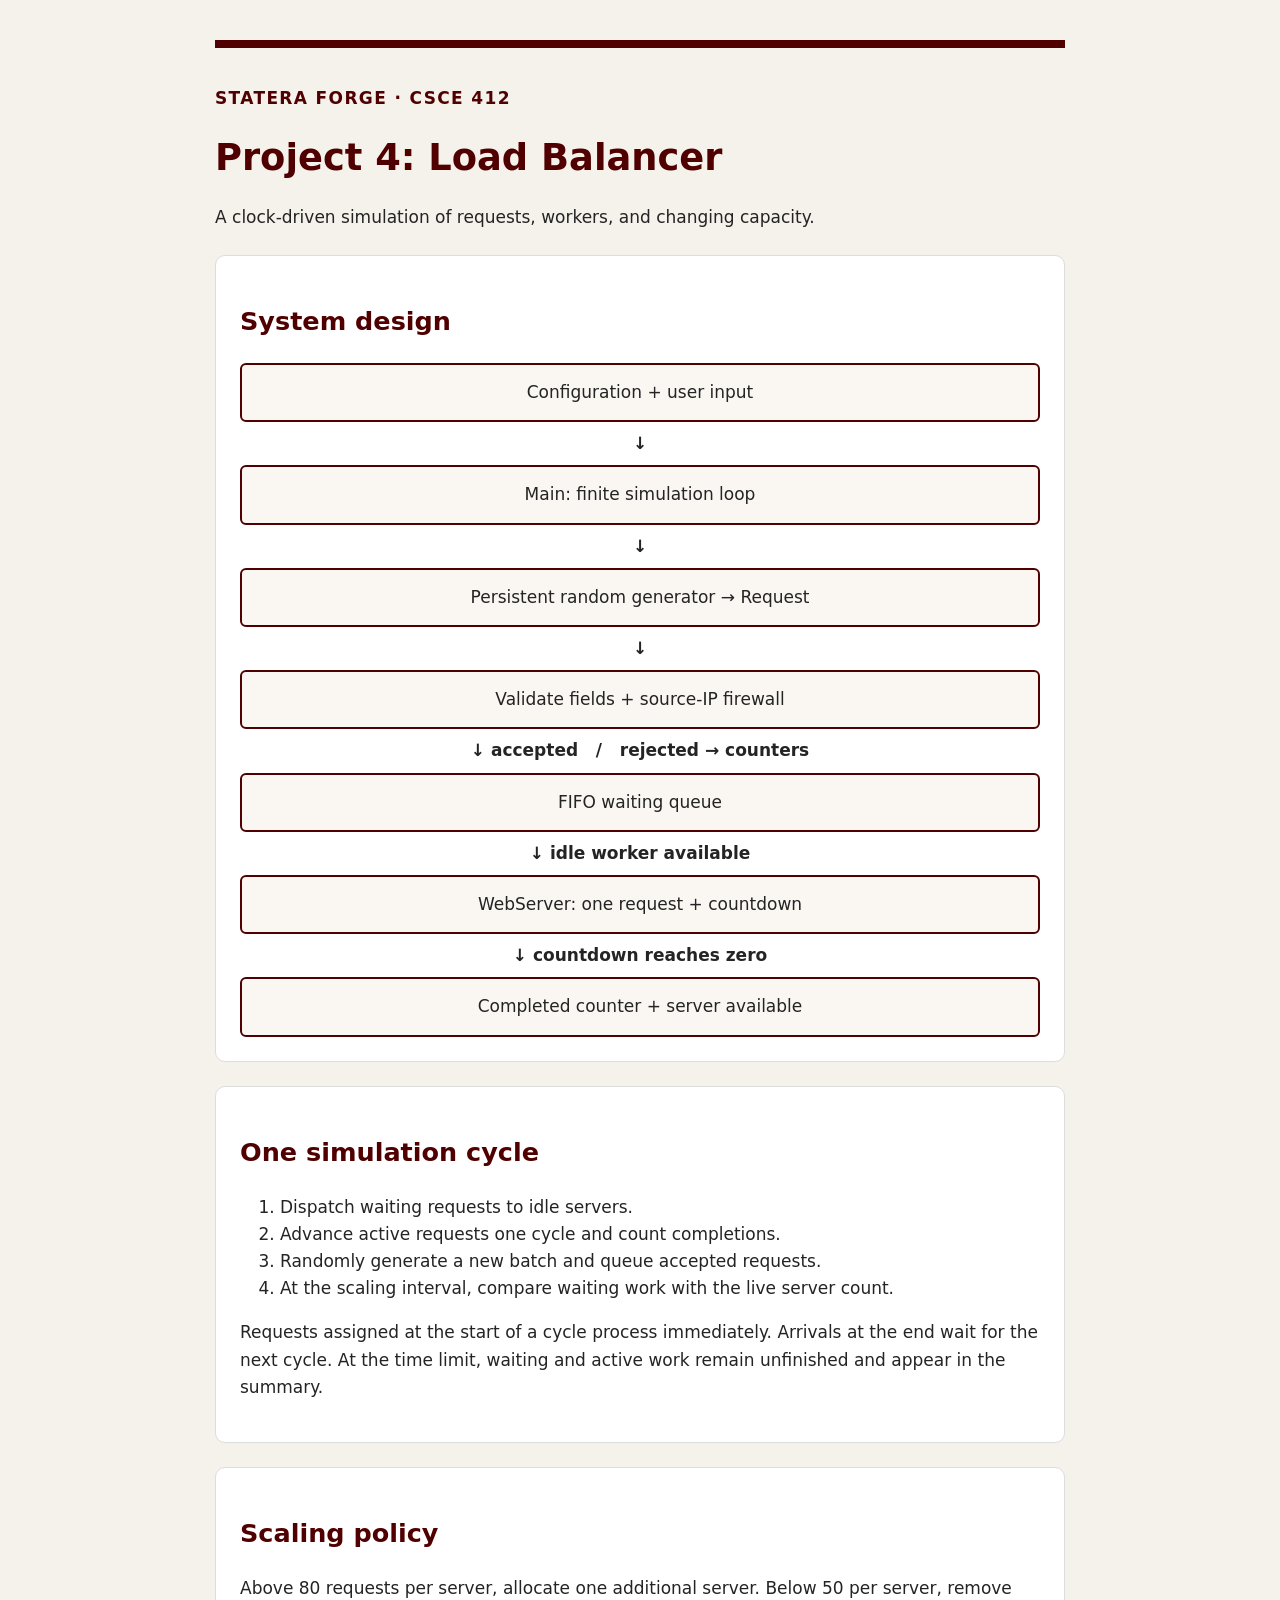
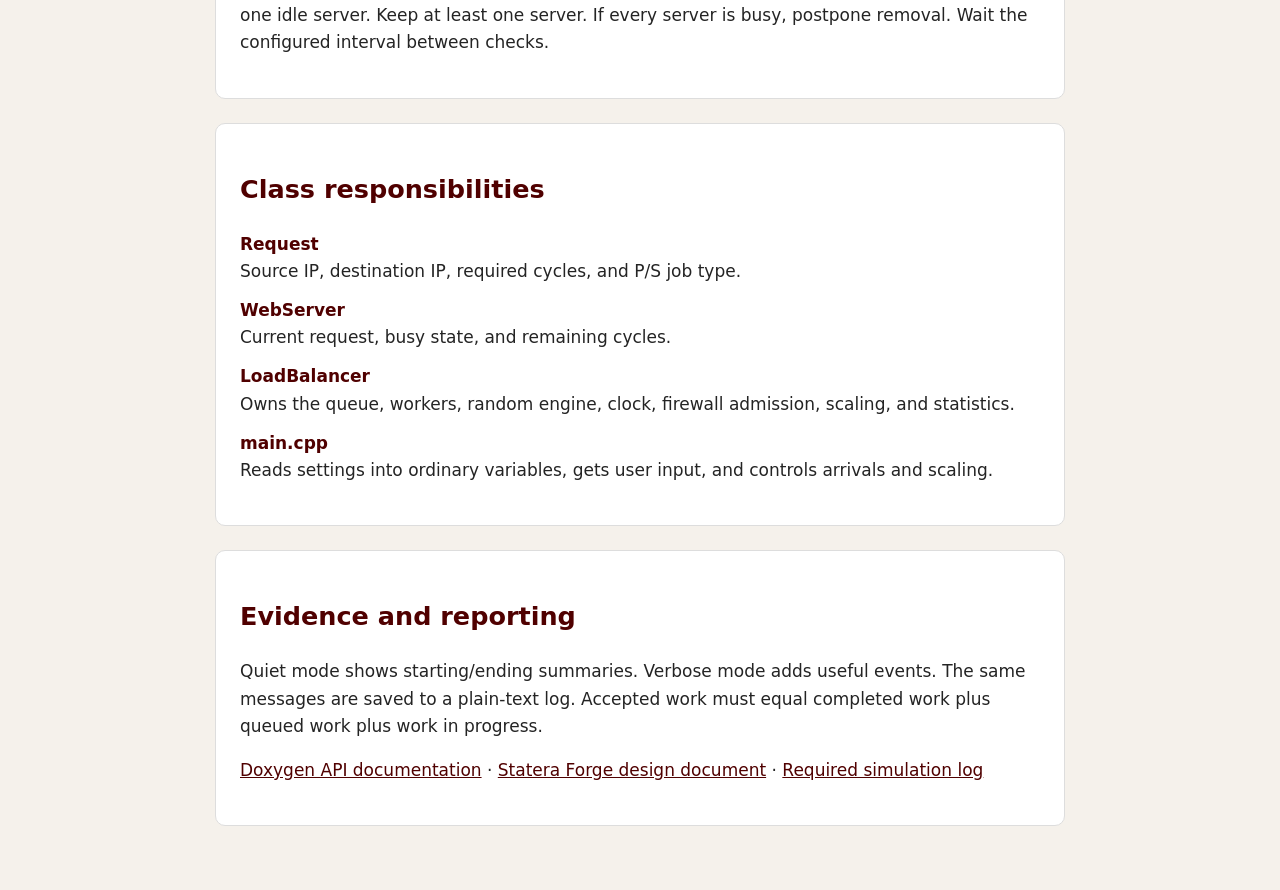
<file: docs/index.html>
<!doctype html>
<html lang="en"><head><meta charset="utf-8"><meta name="viewport" content="width=device-width,initial-scale=1">
<title>CSCE 412 | Project 4 Design</title><link rel="stylesheet" href="style.css"></head>
<body><main><header><p class="brand">STATERA FORGE · CSCE 412</p><h1>Project 4: Load Balancer</h1>
<p>A clock-driven simulation of requests, workers, and changing capacity.</p></header>
<section><h2>System design</h2><div class="flow" aria-label="Request workflow">
<div>Configuration + user input</div><span>↓</span><div>Main: finite simulation loop</div><span>↓</span>
<div>Persistent random generator → Request</div><span>↓</span><div>Validate fields + source-IP firewall</div>
<span>↓ accepted &nbsp; / &nbsp; rejected → counters</span><div>FIFO waiting queue</div><span>↓ idle worker available</span>
<div>WebServer: one request + countdown</div><span>↓ countdown reaches zero</span>
<div>Completed counter + server available</div></div></section>
<section><h2>One simulation cycle</h2><ol><li>Dispatch waiting requests to idle servers.</li>
<li>Advance active requests one cycle and count completions.</li><li>Randomly generate a new batch and queue accepted requests.</li>
<li>At the scaling interval, compare waiting work with the live server count.</li></ol>
<p>Requests assigned at the start of a cycle process immediately. Arrivals at the end wait for the next cycle.
At the time limit, waiting and active work remain unfinished and appear in the summary.</p></section>
<section><h2>Scaling policy</h2><p>Above 80 requests per server, allocate one additional server.
Below 50 per server, remove one idle server. Keep at least one server. If every server is busy,
postpone removal. Wait the configured interval between checks.</p></section>
<section><h2>Class responsibilities</h2><dl><dt>Request</dt><dd>Source IP, destination IP, required cycles, and P/S job type.</dd>
<dt>WebServer</dt><dd>Current request, busy state, and remaining cycles.</dd>
<dt>LoadBalancer</dt><dd>Owns the queue, workers, random engine, clock, firewall admission, scaling, and statistics.</dd>
<dt>main.cpp</dt><dd>Reads settings into ordinary variables, gets user input, and controls arrivals and scaling.</dd></dl></section>
<section><h2>Evidence and reporting</h2><p>Quiet mode shows starting/ending summaries. Verbose mode adds useful events.
The same messages are saved to a plain-text log. Accepted work must equal completed work plus queued work plus work in progress.</p>
<p><a href="generated/html/index.html">Doxygen API documentation</a> · <a href="design/index.html">Statera Forge design document</a> · <a href="reports/20servers-100000cycles.log">Required simulation log</a></p></section>
</main></body></html>
</file>
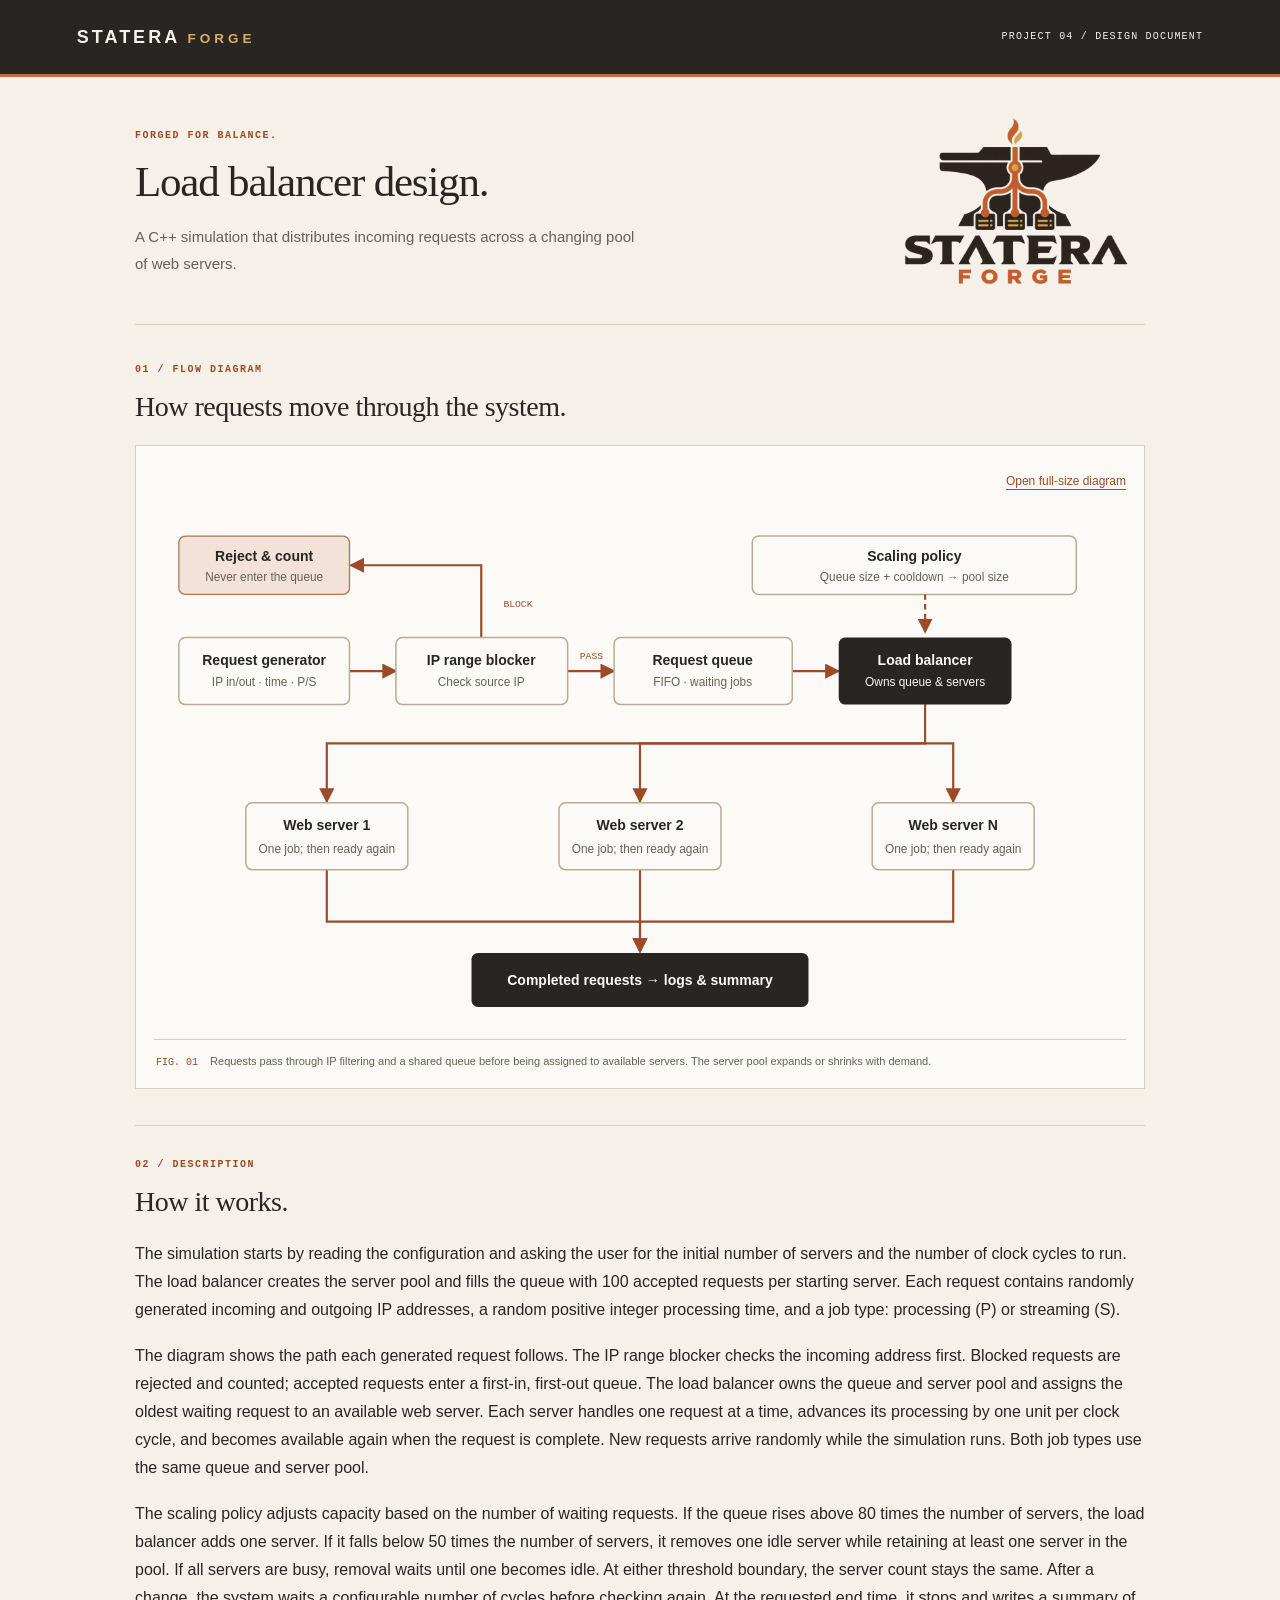
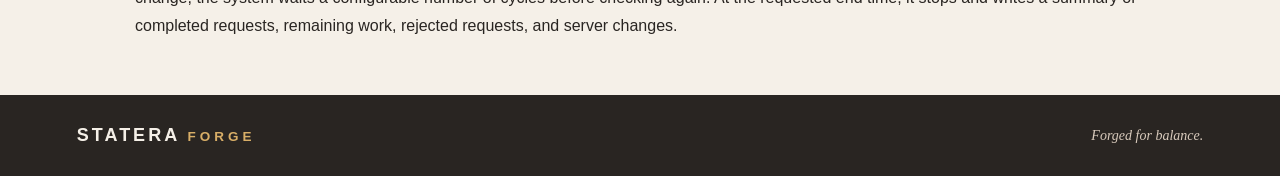
<file: docs/design/index.html>
<!doctype html>
<html lang="en">
<head>
  <meta charset="utf-8">
  <meta name="viewport" content="width=device-width, initial-scale=1">
  <meta name="description" content="Statera Forge load-balancer design: a flow diagram and an explanation of the simulation workflow.">
  <meta name="theme-color" content="#292522">
  <link rel="icon" href="data:,">
  <link rel="stylesheet" href="styles.css">
  <title>Statera Forge | Design Submission</title>
</head>
<body>
  <a class="skip" href="#main">Skip to document</a>
  <header class="masthead">
    <span class="brand">STATERA <span>FORGE</span></span>
    <span class="project">PROJECT 04 / DESIGN DOCUMENT</span>
  </header>
  <main id="main" tabindex="-1">
    <div class="intro">
      <div>
        <p class="eyebrow">FORGED FOR BALANCE.</p>
        <h1>Load balancer design.</h1>
        <p class="lead">A C++ simulation that distributes incoming requests across a changing pool of web servers.</p>
      </div>
      <img src="assets/statera-forge-logo.png" width="1536" height="1024" alt="Statera Forge: an anvil with a flame and a copper path branching to three servers.">
    </div>

    <section aria-labelledby="workflow-heading" id="workflow">
      <p class="eyebrow">01 / FLOW DIAGRAM</p>
      <h2 id="workflow-heading">How requests move through the system.</h2>
      <figure class="diagram">
          <div class="diagram-tools"><span id="diagram-help" class="diagram-hint">Scroll sideways to view the full diagram.</span><a href="assets/workflow.svg">Open full-size diagram</a></div>
          <div class="diagram-scroll" role="region" aria-label="Scrollable request-flow diagram" aria-describedby="diagram-help" tabindex="0"><svg viewBox="0 0 900 480" role="img" aria-labelledby="flow-title flow-desc" xmlns="http://www.w3.org/2000/svg">
            <title id="flow-title">Request flow through Statera Forge</title>
            <desc id="flow-desc">Randomly generated requests pass through an IP range blocker. Blocked requests are counted and rejected. Accepted requests enter a FIFO queue. The load balancer assigns queued requests to three representative web servers. Completed requests contribute to statistics and a final summary. The load balancer owns the queue and servers. Each server becomes available after completing a request. A scaling policy adjusts the pool based on queue size.</desc>
            <defs><marker id="arrow" viewBox="0 0 10 10" refX="9" refY="5" markerWidth="7" markerHeight="7" orient="auto-start-reverse"><path d="M0 0 10 5 0 10Z" fill="#9c4a27"/></marker></defs>
            <g class="flow-line" marker-end="url(#arrow)"><path d="M181 151H224"/><path d="M383 151H426"/><path d="M591 151H634"/><path d="M303 120V53H182"/><path d="M714 181V218H160V272"/><path d="M714 218H450V272"/><path d="M714 218H740V272"/><path d="M160 335V383H450V411"/><path d="M450 335V411"/><path d="M740 335V383H450" marker-end="none"/></g>
            <rect x="23" y="120" width="158" height="62" rx="6" class="svg-box"/><text x="102" y="145" class="svg-title">Request generator</text><text x="102" y="165" class="svg-small">IP in/out · time · P/S</text>
            <rect x="224" y="120" width="159" height="62" rx="6" class="svg-box"/><text x="303" y="145" class="svg-title">IP range blocker</text><text x="303" y="165" class="svg-small">Check source IP</text>
            <rect x="426" y="120" width="165" height="62" rx="6" class="svg-box"/><text x="508" y="145" class="svg-title">Request queue</text><text x="508" y="165" class="svg-small">FIFO · waiting jobs</text>
            <rect x="634" y="120" width="160" height="62" rx="6" class="svg-dark"/><text x="714" y="145" class="svg-title svg-light">Load balancer</text><text x="714" y="165" class="svg-small svg-light">Owns queue &amp; servers</text>
            <text x="405" y="140" class="svg-label">PASS</text><text x="337" y="92" class="svg-label">BLOCK</text>
            <rect x="23" y="26" width="158" height="54" rx="6" class="svg-reject"/><text x="102" y="49" class="svg-title">Reject & count</text><text x="102" y="68" class="svg-small">Never enter the queue</text>
            <rect x="85" y="273" width="150" height="62" rx="6" class="svg-box"/><text x="160" y="298" class="svg-title">Web server 1</text><text x="160" y="319" class="svg-small">One job; then ready again</text>
            <rect x="375" y="273" width="150" height="62" rx="6" class="svg-box"/><text x="450" y="298" class="svg-title">Web server 2</text><text x="450" y="319" class="svg-small">One job; then ready again</text>
            <rect x="665" y="273" width="150" height="62" rx="6" class="svg-box"/><text x="740" y="298" class="svg-title">Web server N</text><text x="740" y="319" class="svg-small">One job; then ready again</text>
            <rect x="554" y="26" width="300" height="54" rx="6" class="svg-box"/><text x="704" y="49" class="svg-title">Scaling policy</text><text x="704" y="68" class="svg-small">Queue size + cooldown → pool size</text><path d="M714 80V115" class="flow-line dashed" marker-end="url(#arrow)"/>
            <rect x="294" y="412" width="312" height="50" rx="6" class="svg-dark"/><text x="450" y="442" class="svg-title svg-light">Completed requests → logs & summary</text>
          </svg></div>
          <figcaption><span>FIG. 01</span> Requests pass through IP filtering and a shared queue before being assigned to available servers. The server pool expands or shrinks with demand.</figcaption>
        </figure>
    </section>

    <section class="description" aria-labelledby="description-heading">
      <p class="eyebrow">02 / DESCRIPTION</p>
      <h2 id="description-heading">How it works.</h2>
      <p>The simulation starts by reading the configuration and asking the user for the initial number of servers and the number of clock cycles to run. The load balancer creates the server pool and fills the queue with 100 accepted requests per starting server. Each request contains randomly generated incoming and outgoing IP addresses, a random positive integer processing time, and a job type: processing (P) or streaming (S).</p>
      <p>The diagram shows the path each generated request follows. The IP range blocker checks the incoming address first. Blocked requests are rejected and counted; accepted requests enter a first-in, first-out queue. The load balancer owns the queue and server pool and assigns the oldest waiting request to an available web server. Each server handles one request at a time, advances its processing by one unit per clock cycle, and becomes available again when the request is complete. New requests arrive randomly while the simulation runs. Both job types use the same queue and server pool.</p>
      <p>The scaling policy adjusts capacity based on the number of waiting requests. If the queue rises above 80 times the number of servers, the load balancer adds one server. If it falls below 50 times the number of servers, it removes one idle server while retaining at least one server in the pool. If all servers are busy, removal waits until one becomes idle. At either threshold boundary, the server count stays the same. After a change, the system waits a configurable number of cycles before checking again. At the requested end time, it stops and writes a summary of completed requests, remaining work, rejected requests, and server changes.</p>
    </section>
  </main>
  <footer><span class="brand">STATERA <span>FORGE</span></span><span>Forged for balance.</span></footer>
</body>
</html>
</file>
<file: docs/style.css>
body{margin:0;background:#f5f1eb;color:#242424;font:17px/1.6 system-ui,sans-serif}main{max-width:850px;margin:auto;padding:40px 24px}header{border-top:8px solid #500000;padding-top:20px}.brand,h1,h2,dt{color:#500000}.brand{font-weight:700;letter-spacing:.08em}h1{font-size:2.3rem;line-height:1.15}section{background:white;border:1px solid #ddd;padding:24px;margin:24px 0;border-radius:10px}.flow{text-align:center;display:grid;gap:8px}.flow div{border:2px solid #500000;padding:14px;border-radius:6px;background:#faf7f3}.flow span{font-weight:600}dt{font-weight:700}dd{margin:0 0 12px}a{color:#500000}
</file>
<file: docs/design/styles.css>
:root{--iron:#292522;--copper:#9c4a27;--bright-copper:#c66b3d;--brass:#d8ae67;--cream:#f5f0e8;--paper:#fcfaf6;--line:#d9cfc1;--muted:#686056}
*{box-sizing:border-box}body{margin:0;background:var(--cream);color:var(--iron);font-family:Arial,Helvetica,sans-serif;line-height:1.8}.skip{position:absolute;top:-100px;left:20px;background:var(--paper);padding:10px 20px;color:var(--copper)}.skip:focus{top:10px;z-index:2}.masthead{background:var(--iron);color:var(--cream);border-bottom:3px solid var(--bright-copper);display:flex;align-items:center;justify-content:space-between;gap:20px;padding:21px 6vw}.brand{font-size:18px;font-weight:bold;letter-spacing:3px;white-space:nowrap}.brand span{font-size:.75em;letter-spacing:4px;color:var(--brass)}.project{font:10px/1.6 Consolas,'Liberation Mono',monospace;letter-spacing:1.2px}main{max-width:1120px;margin:auto;padding:0 55px 55px}.intro{display:grid;grid-template-columns:1fr 260px;align-items:center;gap:40px;padding:38px 0 35px;border-bottom:1px solid var(--line);margin-bottom:36px}.intro img{width:100%;height:auto;mix-blend-mode:multiply}.eyebrow{font:10px/1.7 Consolas,'Liberation Mono',monospace;letter-spacing:1.5px;color:var(--copper);font-weight:bold;margin:0 0 12px}h1,h2{font-family:Georgia,'Times New Roman',serif;font-weight:normal;line-height:1.2}h1{font-size:43px;letter-spacing:-1.2px;margin:0 0 16px}h2{font-size:28px;letter-spacing:-.5px;margin:0 0 22px}.lead{max-width:510px;color:var(--muted);font-size:15px;margin:0}section+section{margin-top:36px}.diagram{margin:0;background:var(--paper);border:1px solid var(--line);padding:18px}.diagram-scroll{overflow-x:auto}.diagram svg{display:block;width:100%;height:auto}figcaption{border-top:1px solid var(--line);margin-top:12px;padding:12px 2px 0;font-size:11px;color:var(--muted);line-height:1.65}figcaption span{font:10px Consolas,'Liberation Mono',monospace;color:var(--copper);margin-right:9px}.svg-box{fill:#fcfaf6;stroke:#b9ab98;stroke-width:1.4}.svg-dark{fill:#292522}.svg-reject{fill:#f2e2d9;stroke:#b37554;stroke-width:1.2}.flow-line{stroke:#9c4a27;stroke-width:2;fill:none}.dashed{stroke-dasharray:5 4}.svg-title{text-anchor:middle;font:600 13px Arial,sans-serif;fill:#292522}.svg-small{text-anchor:middle;font:11px Arial,sans-serif;fill:#686056}.svg-label{text-anchor:middle;font:9px Consolas,monospace;fill:#9c4a27}.svg-light{fill:#fcfaf6}.description{border-top:1px solid var(--line);padding-top:30px}.description p:not(.eyebrow){font-size:16px;line-height:1.75;margin:0 0 18px}.description p:last-child{margin-bottom:0}footer{display:flex;justify-content:space-between;align-items:center;gap:20px;background:var(--iron);color:var(--cream);padding:24px 6vw}footer>span:last-child{font:italic 14px Georgia,'Times New Roman',serif;color:#d8cabc}
@media(max-width:700px){.masthead{padding:18px 6vw;flex-wrap:wrap;gap:8px}.brand{font-size:16px}.project{font-size:8px}main{padding:0 6vw 35px}.intro{grid-template-columns:1fr;gap:20px;padding:30px 0 25px;margin-bottom:28px}.intro img{width:210px;justify-self:center}h1{font-size:35px}h2{font-size:25px}.lead{font-size:14px}.diagram{padding:12px}.diagram svg{min-width:680px}.description p:not(.eyebrow){font-size:16px}footer{flex-wrap:wrap}footer>span:last-child{font-size:12px}}
@media print{@page{size:A4;margin:15mm}body{background:white}.masthead{background:white;color:var(--iron);padding:0 0 12px}.brand span{color:var(--copper)}main{max-width:none;padding:0}.intro{grid-template-columns:1fr 180px;padding:20px 0;margin-bottom:20px;gap:20px}.intro img{width:180px}h1{font-size:29px}h2{font-size:21px}.lead{font-size:11px}.eyebrow{font-size:8px}.diagram{padding:10px;break-inside:avoid}.diagram-scroll{overflow:visible}.diagram svg{min-width:0}figcaption{font-size:9px}.description{margin-top:20px;padding-top:20px}.description p:not(.eyebrow){font-size:10px;line-height:1.7;margin-bottom:12px}footer{margin-top:20px;background:white;color:var(--iron);border-top:1px solid var(--line);padding:12px 0}footer>span:last-child{color:var(--muted)}*{-webkit-print-color-adjust:exact;print-color-adjust:exact}}

/* Review refinements: readable prose and discoverable, keyboard-accessible diagrams. */
.diagram-tools{display:flex;justify-content:flex-end;align-items:center;gap:16px;margin:0 0 10px;line-height:1.5}.diagram-tools a{color:var(--copper);font-size:12px;text-underline-offset:4px;padding:8px 0;min-height:34px}.diagram-hint{display:none;color:var(--muted);font-size:12px}.diagram-scroll:focus-visible,a:focus-visible{outline:3px solid var(--copper);outline-offset:3px}h1,h2{text-wrap:balance}
@media(max-width:700px){.diagram-tools{flex-direction:column;align-items:flex-start;gap:0}.diagram-hint{display:block}.diagram-tools a{font-size:13px}}
@media print{.diagram-tools{display:none}.description p:not(.eyebrow){max-width:none}}
</file>
